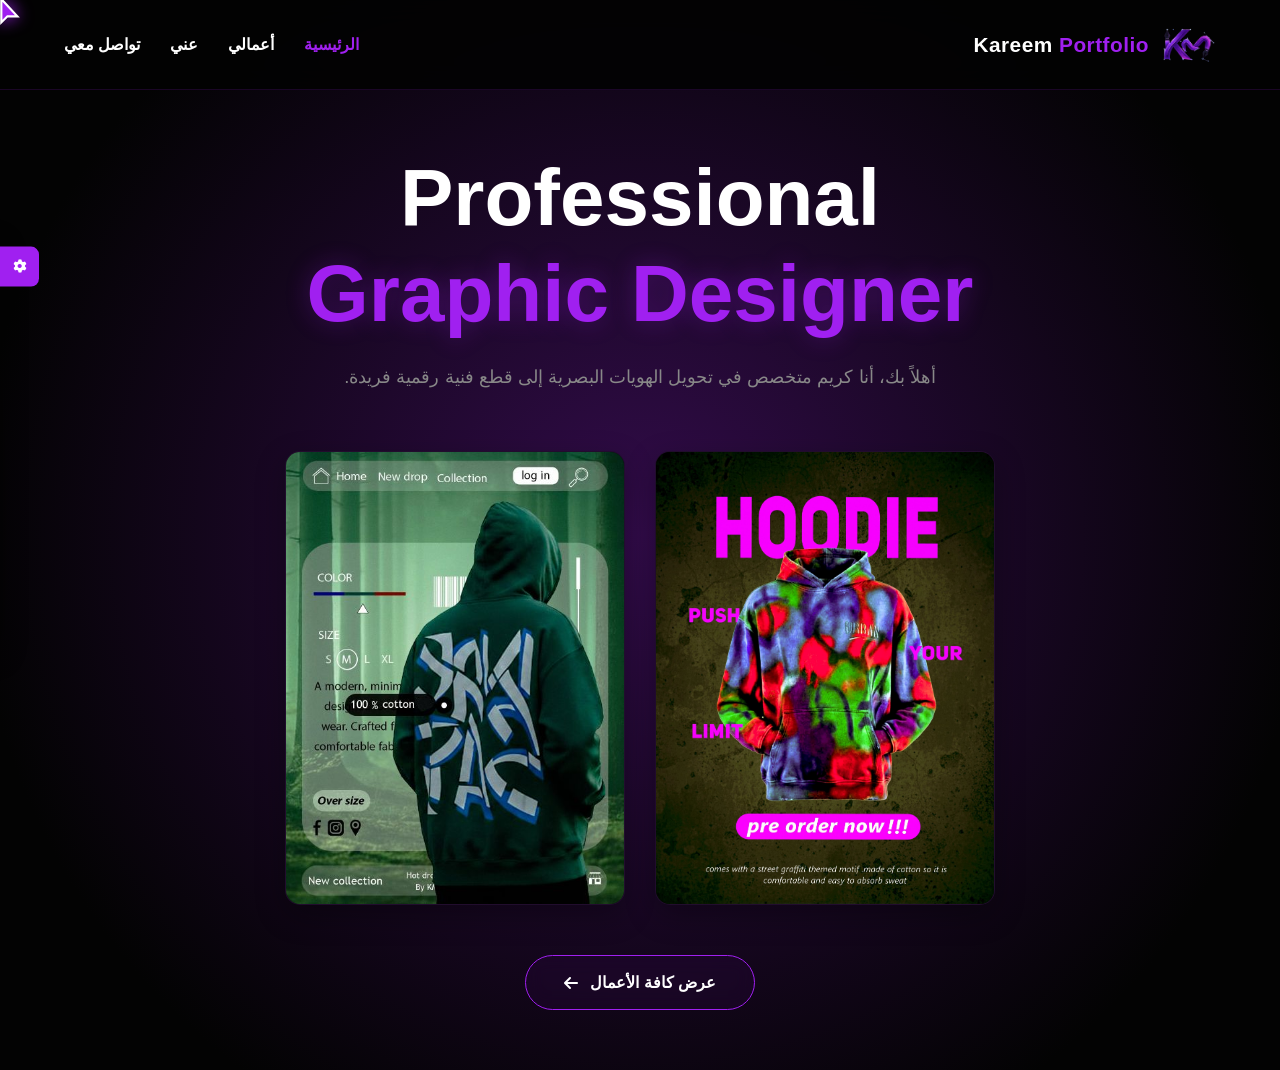
<file: index.html>
<!DOCTYPE html>
<html lang="ar" dir="rtl">
<head>
    <meta charset="UTF-8">
    <meta name="viewport" content="width=device-width, initial-scale=1.0">
    <title>Kareem Portfolio | Creative Designer</title>
    
    <link rel="icon" type="image/png" sizes="192x192" href="./LAST/logo.png?v=2.0">
    <link rel="icon" type="image/png" sizes="96x96" href="./LAST/logo.png?v=2.0">
    <link rel="icon" type="image/png" sizes="48x48" href="./LAST/logo.png?v=2.0">
    <link rel="icon" type="image/png" sizes="32x32" href="./LAST/logo.png?v=2.0">
    <link rel="shortcut icon" type="image/x-icon" href="./LAST/logo.png?v=2.0">
    <link rel="apple-touch-icon" sizes="180x180" href="./LAST/logo.png?v=2.0">

    <link href="https://unpkg.com/aos@2.3.1/dist/aos.css" rel="stylesheet">
    <link rel="stylesheet" href="https://cdnjs.cloudflare.com/ajax/libs/font-awesome/6.4.0/css/all.min.css">

    <style>
        /* المتغيرات الأساسية (الوضع الداكن هو الافتراضي) */
        :root {
            --bg: #030303;
            --primary: #a020f0;
            --primary-glow: rgba(160, 32, 240, 0.3);
            --text-main: #ffffff;
            --text-dim: #888;
            --nav-bg: rgba(3, 3, 3, 0.9);
            --nav-height: 90px; 
            --card-bg: #0a0a0a;
        }

        /* متغيرات الوضع الفاتح */
        [data-theme="light"] {
            --bg: #f5f5f5;
            --text-main: #1a1a1a;
            --text-dim: #555;
            --nav-bg: rgba(245, 245, 245, 0.9);
            --card-bg: #ffffff;
        }

        /* وضع التركيز (Focus Mode) المطور */
        body.focus-active .showcase-container, 
        body.focus-active nav, 
        body.focus-active .btn-container,
        body.focus-active .hero p {
            opacity: 0.08;
            filter: blur(8px);
            pointer-events: none;
        }
        body.focus-active .hero h1 { transform: scale(1.05); }

        * { margin: 0; padding: 0; box-sizing: border-box; transition: background-color 0.3s, color 0.3s, border-color 0.3s; }
        
        @media (min-width: 1025px) {
            html.custom-cursor-active, html.custom-cursor-active * { cursor: none !important; }
        }

        body {
            background-color: var(--bg);
            color: var(--text-main);
            font-family: 'Segoe UI', Tahoma, sans-serif;
            line-height: 1.6;
            overflow-x: hidden;
        }

        /* --- الماوس المطور بسلاسة هاردوير --- */
        #cursor-container {
            position: fixed;
            top: 0; left: 0;
            pointer-events: none;
            z-index: 100000;
            display: none;
            will-change: transform;
        }
        .cursor-lens {
            width: 50px; height: 50px;
            border: 2px solid var(--primary);
            border-radius: 50%;
            mix-blend-mode: difference;
            transform: translate(-50%, -50%); /* لضبط السنتر */
            box-shadow: 0 0 10px var(--primary-glow);
        }
        .cursor-arrow { 
            width: 35px; height: 35px; 
            filter: drop-shadow(0 0 8px var(--primary)); 
            transform: translate(-15%, -15%); /* لضبط السنتر مع السهم */
        }
        #cursor-path { fill: var(--primary); stroke: #fff; stroke-width: 1.5px; }

        /* --- ضبط هيدر الـ تباعد الحواف والمحاذاة --- */
        nav {
            height: var(--nav-height);
            padding: 0 5%; 
            display: flex;
            justify-content: space-between;
            align-items: center;
            position: fixed;
            width: 100%;
            z-index: 1000;
            background: var(--nav-bg);
            backdrop-filter: blur(15px);
            -webkit-backdrop-filter: blur(15px);
            border-bottom: 1px solid rgba(160, 32, 240, 0.15);
        }

        .logo-container { 
            display: flex; 
            align-items: center; 
            gap: 12px; 
            text-decoration: none;
        }
        
        .logo-img {
            display: block !important;
            height: 55px; 
            width: auto;
            max-width: 260px; 
            object-fit: contain;
        }

        .logo-text { 
            font-size: 1.3rem; 
            font-weight: 900; 
            color: var(--text-main); 
            letter-spacing: 0.5px;
            white-space: nowrap; 
        }

        .nav-links { display: flex; gap: 30px; list-style: none; }
        .nav-links a { color: var(--text-main); text-decoration: none; font-size: 1rem; font-weight: 600; transition: 0.3s; }
        .nav-links a:hover, .nav-links a.active { color: var(--primary); }

        .menu-toggle { display: none; font-size: 1.5rem; color: var(--primary); cursor: pointer; }

        /* --- الهيرو --- */
        .hero {
            min-height: 100vh;
            padding: calc(var(--nav-height) + 60px) 5% 60px;
            display: flex;
            flex-direction: column;
            align-items: center;
            justify-content: center;
            text-align: center;
            background: radial-gradient(circle at 50% 50%, var(--primary-glow) 0%, var(--bg) 80%);
        }
        .hero h1 { font-size: clamp(2.4rem, 7vw, 5rem); line-height: 1.2; max-width: 1000px; font-weight: 800; transition: transform 0.5s ease; }
        .highlight { color: var(--primary); text-shadow: 0 0 25px var(--primary-glow); }
        .hero p { color: var(--text-dim); max-width: 600px; margin: 20px auto; font-size: clamp(0.95rem, 2vw, 1.15rem); }

        /* --- معرض الأعمال الموزون لمنع التمدد المشوه --- */
        .showcase-container {
            display: grid;
            grid-template-columns: repeat(auto-fit, minmax(280px, 340px));
            justify-content: center;
            gap: 30px;
            width: 100%;
            max-width: 1100px;
            margin-top: 40px;
        }
        .neon-card {
            position: relative;
            border-radius: 15px;
            overflow: hidden;
            background: var(--card-bg);
            border: 1px solid rgba(160,32,240,0.15);
            aspect-ratio: 3/4;
            box-shadow: 0 10px 30px rgba(0,0,0,0.3);
            transition: transform 0.4s ease, border-color 0.4s ease, box-shadow 0.4s ease;
        }
        .neon-card img {
            width: 100%; height: 100%;
            object-fit: cover;
            transition: 0.6s cubic-bezier(0.4, 0, 0.2, 1);
        }
        .neon-card:hover {
            border-color: var(--primary);
            box-shadow: 0 10px 25px var(--primary-glow);
            transform: translateY(-5px);
        }
        .neon-card:hover img { transform: scale(1.05); filter: brightness(1.05); }

        /* --- الأزرار --- */
        .btn-container { margin-top: 50px; display: flex; justify-content: center; }
        .view-more-btn {
            position: relative; padding: 14px 38px;
            background: rgba(160, 32, 240, 0.05);
            border: 1px solid var(--primary);
            color: var(--text-main);
            text-decoration: none;
            font-weight: 600;
            border-radius: 50px;
            overflow: hidden;
            transition: 0.3s;
            backdrop-filter: blur(10px);
            display: flex; align-items: center; gap: 12px;
        }
        .view-more-btn:hover {
            background: var(--primary);
            box-shadow: 0 0 25px var(--primary);
            transform: translateY(-4px);
            color: #fff;
        }

        /* --- الإعدادات الجانبية --- */
        .settings-panel {
            position: fixed; left: -260px; top: 50%; transform: translateY(-50%);
            width: 260px; background: var(--card-bg); border: 1px solid var(--primary);
            padding: 20px; z-index: 10001; transition: left 0.4s cubic-bezier(0.4, 0, 0.2, 1); border-radius: 0 15px 15px 0;
            box-shadow: 0 0 25px rgba(0,0,0,0.5);
        }
        .settings-panel.active { left: 0; }
        #settingsToggle {
            position: absolute; right: -40px; top: 0; width: 40px; height: 40px;
            background: var(--primary); border: none; color: white; border-radius: 0 8px 8px 0;
            cursor: pointer; display: flex; align-items: center; justify-content: center;
        }
        .setting-row { margin-bottom: 15px; }
        .setting-btn {
            width: 100%; padding: 10px; background: rgba(160,32,240,0.08); 
            border: 1px solid rgba(160,32,240,0.3); color: var(--text-main);
            border-radius: 6px; cursor: pointer; font-size: 0.8rem; font-weight: 600;
            display: flex; justify-content: space-between; align-items: center;
        }
        .setting-btn:hover { background: rgba(160,32,240,0.15); border-color: var(--primary); }

        @media (max-width: 1024px) {
            .menu-toggle { display: block; }
            .nav-links {
                position: fixed; top: var(--nav-height); right: -100%; width: 75%; height: calc(100vh - var(--nav-height));
                background: var(--bg); flex-direction: column; padding: 40px 30px; transition: right 0.4s ease;
                border-left: 1px solid rgba(160, 32, 240, 0.2);
            }
            .nav-links.active { right: 0; }
            .showcase-container { grid-template-columns: 1fr; max-width: 320px; }
        }
    </style>
</head>
<body>

    <div id="cursor-container"></div>

    <div id="settingsPanel" class="settings-panel">
        <button id="settingsToggle"><i class="fas fa-cog"></i></button>
        <h4 style="color: var(--primary); margin-bottom: 15px; font-weight: 700;">تخصيص الواجهة</h4>
        
        <div class="setting-row">
            <label style="font-size: 0.75rem; color: var(--text-dim); display: block; margin-bottom: 4px;">النمط العام:</label>
            <button class="setting-btn" onclick="toggleTheme()">
                <span id="theme-text">الوضع الداكن</span>
                <i id="theme-icon" class="fas fa-moon"></i>
            </button>
        </div>

        <div class="setting-row">
            <label style="font-size: 0.75rem; color: var(--text-dim); display: block; margin-bottom: 4px;">وضع التركيز:</label>
            <button class="setting-btn" onclick="toggleFocusMode()">
                <span id="focus-text">تشغيل الوضع</span>
                <i class="fas fa-eye-slash"></i>
            </button>
        </div>

        <div class="setting-row">
            <label style="font-size: 0.75rem; color: var(--text-dim); display: block; margin-bottom: 4px;">لون الثيم:</label>
            <input type="color" id="fullColorPicker" style="width:100%; height:32px; border:none; background:none; cursor:pointer;" oninput="updateSiteColor(this.value)">
        </div>

        <div id="desktop-only-settings">
            <label style="font-size: 0.75rem; color: var(--text-dim); display: block; margin-bottom: 4px;">شكل الماوس:</label>
            <div onclick="setCursor('arrow')" style="cursor:pointer; padding:8px; background:rgba(160,32,240,0.05); margin-top:5px; border-radius:5px; font-size:0.8rem; font-weight:600;">سهم نيون</div>
            <div onclick="setCursor('lens')" style="cursor:pointer; padding:8px; background:rgba(160,32,240,0.05); margin-top:5px; border-radius:5px; font-size:0.8rem; font-weight:600;">عدسة عاكسة</div>
        </div>
    </div>

    <nav>
        <a href="index.html" class="logo-container">
            <img src="LAST/logo.png" alt="Kareem Logo" class="logo-img">
            <span class="logo-text">Kareem <span style="color: var(--primary);">Portfolio</span></span>
        </a>
        <div class="menu-toggle" id="mobile-menu-btn"><i class="fas fa-bars"></i></div>
        <ul class="nav-links" id="nav-menu">
            <li><a href="index.html" class="active">الرئيسية</a></li>
            <li><a href="works.html">أعمالي</a></li>
            <li><a href="about.html">عني</a></li>
            <li><a href="contact.html">تواصل معي</a></li>
        </ul>
    </nav>

    <section class="hero">
        <h1 data-aos="fade-up">Professional <br> <span class="highlight">Graphic Designer</span></h1>
        <p data-aos="fade-up" data-aos-delay="200">أهلاً بك، أنا كريم متخصص في تحويل الهويات البصرية إلى قطع فنية رقمية فريدة.</p>
        
        <div class="showcase-container">
            <div class="neon-card" data-aos="fade-up" data-aos-delay="300">
                <img src="LAST/hoodie design.jpg" alt="Work 1">
            </div>
            <div class="neon-card" data-aos="fade-up" data-aos-delay="400">
                <img src="LAST/Green HoOdy design 2.jpg" alt="Work 2">
            </div>
        </div>

        <div class="btn-container" data-aos="fade-up" data-aos-delay="500">
            <a href="works.html" class="view-more-btn">
                <span>عرض كافة الأعمال</span>
                <i class="fas fa-arrow-left"></i>
            </a>
        </div>
    </section>

    <script src="https://unpkg.com/aos@2.3.1/dist/aos.js"></script>
    <script>
        AOS.init({ duration: 800, once: true });

        const cursorContainer = document.getElementById('cursor-container');
        const navMenu = document.getElementById('nav-menu');
        const mobileMenuBtn = document.getElementById('mobile-menu-btn');
        const isMobile = window.matchMedia("(max-width: 1024px)").matches;

        mobileMenuBtn.onclick = () => {
            navMenu.classList.toggle('active');
            mobileMenuBtn.querySelector('i').classList.toggle('fa-bars');
            mobileMenuBtn.querySelector('i').classList.toggle('fa-times');
        };

        function toggleTheme() {
            const html = document.documentElement;
            const currentTheme = html.getAttribute('data-theme');
            const targetTheme = currentTheme === 'light' ? 'dark' : 'light';
            
            html.setAttribute('data-theme', targetTheme);
            localStorage.setItem('theme', targetTheme);
            updateThemeUI(targetTheme);
        }

        function updateThemeUI(theme) {
            const text = document.getElementById('theme-text');
            const icon = document.getElementById('theme-icon');
            if (theme === 'light') {
                text.innerText = "الوضع الفاتح";
                icon.className = "fas fa-sun";
            } else {
                text.innerText = "الوضع الداكن";
                icon.className = "fas fa-moon";
            }
        }

        // إصلاح منطق وضع التركيز الذكي بالكامل
        let isFocusEnabled = false;
        function toggleFocusMode() {
            isFocusEnabled = !isFocusEnabled;
            document.body.classList.toggle('focus-active');
            
            const focusText = document.getElementById('focus-text');
            if (isFocusEnabled) {
                focusText.innerText = "تعطيل الوضع";
            } else {
                focusText.innerText = "تشغيل الوضع";
            }
        }

        function updateSiteColor(color) {
            document.documentElement.style.setProperty('--primary', color);
            document.documentElement.style.setProperty('--primary-glow', color + '4d');
            localStorage.setItem('userThemeColor', color);
        }

        let currentCursorMode = localStorage.getItem('cursorMode') || 'arrow';

        function setCursor(mode) {
            if (isMobile) return;
            currentCursorMode = mode;
            localStorage.setItem('cursorMode', mode);
            document.documentElement.classList.add('custom-cursor-active');
            cursorContainer.style.display = 'block';
            renderCursor(mode);
        }

        function renderCursor(mode) {
            if (mode === 'lens') {
                cursorContainer.innerHTML = '<div class="cursor-lens"></div>';
            } else {
                cursorContainer.innerHTML = `<svg class="cursor-arrow" viewBox="0 0 24 24"><path id="cursor-path" d="M4.5 3V19L8.7 14.8H15.5L4.5 3Z" /></svg>`;
            }
        }

        // استخدام translate3d من أجل تفعيل الـ GPU لسلاسة فائقة بدون Stuttering
        if (!isMobile) {
            document.addEventListener('mousemove', (e) => {
                cursorContainer.style.transform = `translate3d(${e.clientX}px, ${e.clientY}px, 0)`;
            });
        }

        window.addEventListener('DOMContentLoaded', () => {
            const savedTheme = localStorage.getItem('theme') || 'dark';
            document.documentElement.setAttribute('data-theme', savedTheme);
            updateThemeUI(savedTheme);

            const savedColor = localStorage.getItem('userThemeColor');
            if (savedColor) {
                updateSiteColor(savedColor);
                if (document.getElementById('fullColorPicker')) {
                    document.getElementById('fullColorPicker').value = savedColor;
                }
            }
            
            setCursor(currentCursorMode);
        });

        document.getElementById('settingsToggle').onclick = () => document.getElementById('settingsPanel').classList.toggle('active');
    </script>
</body>
</html>
</file>
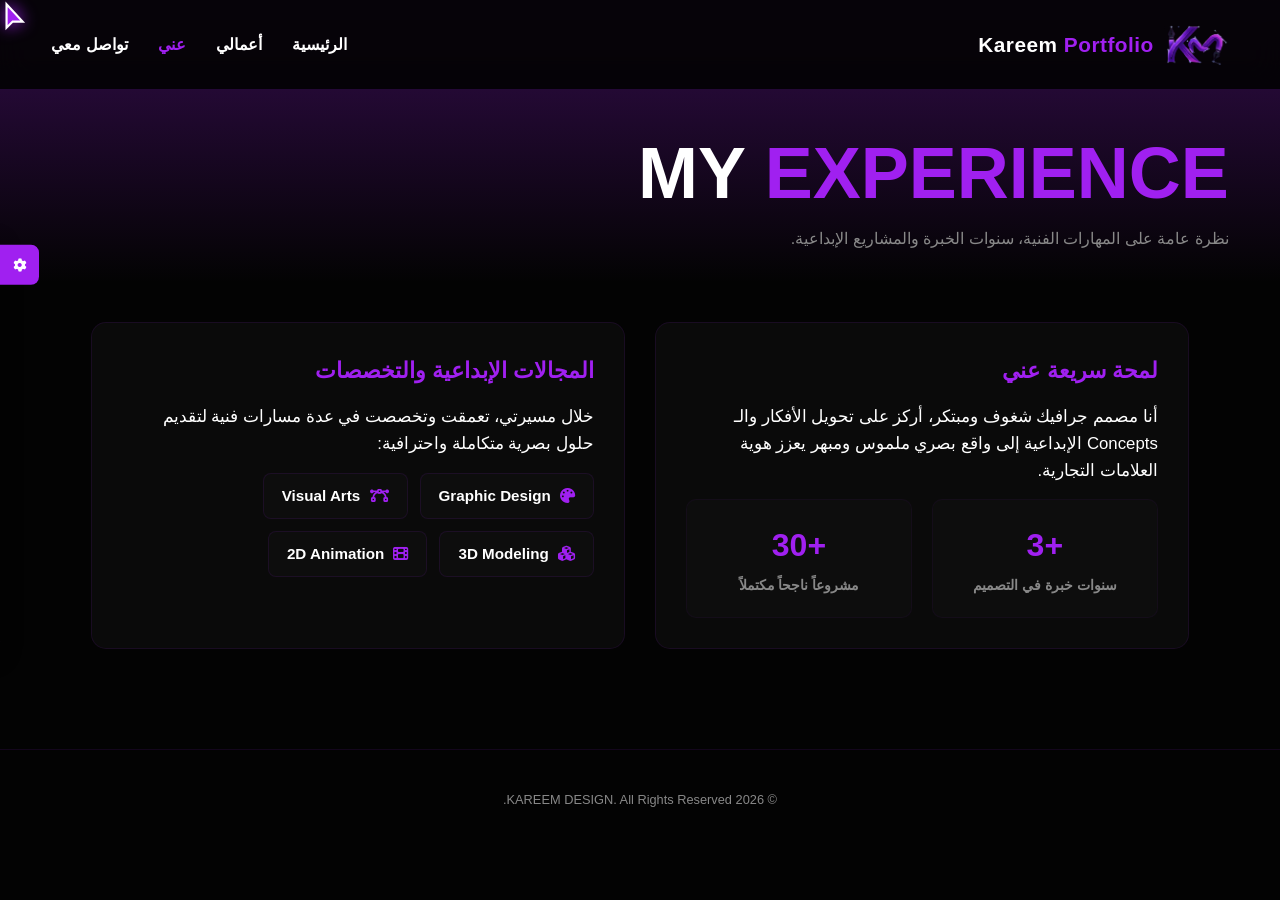
<file: about.html>
<!DOCTYPE html>
<html lang="ar" dir="rtl">
<head>
    <meta charset="UTF-8">
    <meta name="viewport" content="width=device-width, initial-scale=1.0">
    <title>Kareem Portfolio | Info Summary</title>
    
    <link rel="icon" type="image/png" sizes="192x192" href="./LAST/logo.png?v=2.0">
    <link rel="icon" type="image/png" sizes="96x96" href="./LAST/logo.png?v=2.0">
    <link rel="icon" type="image/png" sizes="48x48" href="./LAST/logo.png?v=2.0">
    <link rel="icon" type="image/png" sizes="32x32" href="./LAST/logo.png?v=2.0">
    <link rel="shortcut icon" type="image/x-icon" href="./LAST/logo.png?v=2.0">
    <link rel="apple-touch-icon" sizes="180x180" href="./LAST/logo.png?v=2.0">

    <link href="https://unpkg.com/aos@2.3.1/dist/aos.css" rel="stylesheet">
    <link rel="stylesheet" href="https://cdnjs.cloudflare.com/ajax/libs/font-awesome/6.4.0/css/all.min.css">

    <style>
        /* المتغيرات الأساسية (الوضع الداكن هو الافتراضي) */
        :root {
            --bg: #030303;
            --primary: #a020f0;
            --primary-glow: rgba(160, 32, 240, 0.3);
            --card-bg: #0a0a0a;
            --item-bg: #0d0d0d;
            --text-main: #ffffff;
            --text-dim: #888;
            --nav-bg: rgba(3, 3, 3, 0.9);
            --nav-height: 90px;
            --border-color: rgba(160, 32, 240, 0.1);
        }

        /* متغيرات الوضع الفاتح */
        [data-theme="light"] {
            --bg: #f5f5f5;
            --text-main: #1a1a1a;
            --text-dim: #555;
            --nav-bg: rgba(245, 245, 245, 0.9);
            --card-bg: #ffffff;
            --item-bg: #eeeeee;
            --border-color: #dddddd;
        }

        /* --- وضع التركيز المطور (Focus Mode) --- */
        body.focus-active .contact-header, 
        body.focus-active footer,
        body.focus-active nav,
        body.focus-active .settings-panel {
            opacity: 0.05;
            filter: blur(8px);
            pointer-events: none;
        }
        body.focus-active .info-summary-section { 
            border-color: var(--primary); 
            box-shadow: 0 0 35px var(--primary-glow);
        }

        * { margin: 0; padding: 0; box-sizing: border-box; transition: background-color 0.3s, color 0.3s, border-color 0.3s; }
        
        @media (min-width: 1025px) {
            html.custom-cursor-active, html.custom-cursor-active * { cursor: none !important; }
        }

        body {
            background-color: var(--bg);
            color: var(--text-main);
            font-family: 'Segoe UI', Tahoma, sans-serif;
            line-height: 1.6;
            overflow-x: hidden;
        }

        /* --- المؤشر الموحد بدقة --- */
        #cursor-container {
            position: fixed;
            top: 0; left: 0;
            pointer-events: none;
            z-index: 100000;
            transition: transform 0.08s ease-out;
            display: none;
        }
        .cursor-lens {
            width: 50px; height: 50px;
            border: 2px solid var(--text-main);
            border-radius: 50%;
            mix-blend-mode: difference;
        }
        .cursor-arrow { width: 35px; height: 35px; filter: drop-shadow(0 0 8px var(--primary)); }
        #cursor-path { fill: var(--primary); stroke: #fff; stroke-width: 1.5px; }

        /* --- شريط التنقل الموحد --- */
        nav {
            height: var(--nav-height);
            padding: 0 4%; 
            display: flex;
            justify-content: space-between;
            align-items: center;
            position: fixed;
            width: 100%;
            z-index: 1000;
            background: var(--nav-bg);
            backdrop-filter: blur(15px);
            border-bottom: 1px solid rgba(160, 32, 240, 0.2);
        }

        .logo-container { 
            display: flex; 
            align-items: center; 
            gap: 10px; 
            text-decoration: none;
        }
        
        .logo-img {
            display: block !important;
            height: 65px; 
            width: auto;
            max-width: 260px; 
            object-fit: contain;
        }

        .logo-text { 
            font-size: 1.3rem; 
            font-weight: 900; 
            color: var(--text-main); 
            letter-spacing: 0.5px;
            white-space: nowrap; 
        }

        .nav-links { display: flex; gap: 30px; list-style: none; }
        .nav-links a { color: var(--text-main); text-decoration: none; font-size: 1rem; font-weight: 600; transition: 0.3s; }
        .nav-links a:hover, .nav-links a.active { color: var(--primary); }

        .menu-toggle { display: none; font-size: 1.5rem; color: var(--primary); cursor: pointer; }

        /* --- الهيدر --- */
        .contact-header { 
            padding: calc(var(--nav-height) + 40px) 4% 30px; 
            text-align: right;
            background: linear-gradient(to bottom, var(--primary-glow) 0%, var(--bg) 100%);
        }
        .contact-header h1 { font-size: clamp(2.5rem, 7vw, 4.5rem); font-weight: 900; line-height: 1.2; }

        /* --- قسم معلومات الأداء والخبرة --- */
        .info-summary-section { padding: 40px 4% 100px; width: 100%; max-width: 1200px; margin: 0 auto; display: grid; grid-template-columns: 1fr 1fr; gap: 30px; }
        .info-block { background: var(--card-bg); border: 1px solid var(--border-color); border-radius: 15px; padding: 30px; }
        .info-block h2 { font-size: 1.4rem; color: var(--primary); margin-bottom: 15px; font-weight: 800; }
        .info-block p { color: var(--text-main); font-size: 1.05rem; margin-bottom: 10px; }
        
        .stats-grid { display: grid; grid-template-columns: 1fr 1fr; gap: 20px; margin-top: 15px; }
        .stat-box { background: var(--item-bg); border-radius: 10px; padding: 20px; text-align: center; border: 1px solid rgba(160, 32, 240, 0.05); }
        .stat-box .num { font-size: 2rem; font-weight: 900; color: var(--primary); display: block; }
        .stat-box .lbl { font-size: 0.85rem; color: var(--text-dim); font-weight: 600; }

        .fields-tags { display: flex; flex-wrap: wrap; gap: 12px; margin-top: 15px; }
        .field-tag { background: var(--item-bg); color: var(--text-main); padding: 10px 18px; border-radius: 8px; font-size: 0.95rem; font-weight: 600; border: 1px solid var(--border-color); }

        /* --- لوحة التحكم الموحدة --- */
        .settings-panel { position: fixed; left: -260px; top: 50%; transform: translateY(-50%); width: 260px; background: var(--card-bg); border: 1px solid var(--primary); padding: 20px; z-index: 10001; transition: 0.4s; border-radius: 0 15px 15px 0; box-shadow: 0 0 20px rgba(0,0,0,0.5); }
        .settings-panel.active { left: 0; }
        #settingsToggle { position: absolute; right: -40px; top: 0; width: 40px; height: 40px; background: var(--primary); border: none; color: white; border-radius: 0 8px 8px 0; cursor: pointer; }
        .setting-row { margin-bottom: 15px; }
        .setting-btn { width: 100%; padding: 8px; background: rgba(160,32,240,0.1); border: 1px solid var(--primary); color: var(--text-main); border-radius: 5px; cursor: pointer; display: flex; justify-content: space-between; align-items: center; font-size: 0.8rem; }

        @media (max-width: 1024px) {
            .menu-toggle { display: block; }
            .nav-links { position: fixed; top: var(--nav-height); right: -100%; width: 80%; height: 100vh; background: var(--bg); flex-direction: column; padding: 50px 30px; transition: 0.4s; border-left: 1px solid var(--primary); }
            .nav-links.active { right: 0; }
            .contact-header { text-align: center; }
            .info-summary-section { grid-template-columns: 1fr; }
        }

        footer { padding: 40px; text-align: center; color: var(--text-dim); font-size: 0.8rem; border-top: 1px solid var(--border-color); }
    </style>
</head>
<body>

    <div id="cursor-container"></div>

    <div id="settingsPanel" class="settings-panel">
        <button id="settingsToggle"><i class="fas fa-cog"></i></button>
        <h4 style="color: var(--primary); margin-bottom: 15px;">تخصيص الواجهة</h4>
        
        <div class="setting-row">
            <label style="font-size: 0.75rem; color: var(--text-dim);">النمط العام:</label>
            <button class="setting-btn" onclick="toggleTheme()">
                <span id="theme-text">الوضع الداكن</span>
                <i id="theme-icon" class="fas fa-moon"></i>
            </button>
        </div>

        <div class="setting-row">
            <label style="font-size: 0.75rem; color: var(--text-dim);">وضع التركيز:</label>
            <button class="setting-btn" onclick="toggleFocusMode()">
                <span id="focus-status">تشغيل الوضع</span>
                <i class="fas fa-eye-slash"></i>
            </button>
        </div>

        <div class="setting-row">
            <label style="font-size: 0.75rem; color: var(--text-dim);">لون الثيم:</label>
            <input type="color" id="fullColorPicker" style="width:100%; height:30px; border:none; background:none; cursor:pointer;" oninput="updateSiteColor(this.value)">
        </div>
        
        <div id="desktop-only-settings">
            <label style="font-size: 0.75rem; color: var(--text-dim);">شكل الماوس:</label>
            <div onclick="setCursor('arrow')" style="cursor:pointer; padding:8px; background:rgba(160,32,240,0.05); margin-top:5px; border-radius:5px; font-size:0.8rem;">سهم نيون</div>
            <div onclick="setCursor('lens')" style="cursor:pointer; padding:8px; background:rgba(160,32,240,0.05); margin-top:5px; border-radius:5px; font-size:0.8rem;">عدسة عاكسة</div>
        </div>
    </div>

    <nav>
        <a href="index.html" class="logo-container">
            <img src="LAST/logo.png" alt="Kareem Logo" class="logo-img">
            <span class="logo-text">Kareem <span style="color: var(--primary);">Portfolio</span></span>
        </a>
        <div class="menu-toggle" id="mobile-menu-btn"><i class="fas fa-bars"></i></div>
        <ul class="nav-links" id="nav-menu">
            <li><a href="index.html">الرئيسية</a></li>
            <li><a href="works.html">أعمالي</a></li>
            <li><a href="about.html" class="active">عني</a></li>
            <li><a href="contact.html">تواصل معي</a></li>
        </ul>
    </nav>

    <header class="contact-header">
        <h1 data-aos="fade-left">MY <span style="color: var(--primary);">EXPERIENCE</span></h1>
        <p style="color: var(--text-dim); margin-top: 10px;">نظرة عامة على المهارات الفنية، سنوات الخبرة والمشاريع الإبداعية.</p>
    </header>

    <section class="info-summary-section" data-aos="fade-up">
        <div class="info-block">
            <h2>لمحة سريعة عني</h2>
            <p>أنا مصمم جرافيك شغوف ومبتكر، أركز على تحويل الأفكار والـ Concepts الإبداعية إلى واقع بصري ملموس ومبهر يعزز هوية العلامات التجارية.</p>
            <div class="stats-grid">
                <div class="stat-box">
                    <span class="num">+3</span>
                    <span class="lbl">سنوات خبرة في التصميم</span>
                </div>
                <div class="stat-box">
                    <span class="num">+30</span>
                    <span class="lbl">مشروعاً ناجحاً مكتملاً</span>
                </div>
            </div>
        </div>

        <div class="info-block">
            <h2>المجالات الإبداعية والتخصصات</h2>
            <p>خلال مسيرتي، تعمقت وتخصصت في عدة مسارات فنية لتقديم حلول بصرية متكاملة واحترافية:</p>
            <div class="fields-tags">
                <div class="field-tag"><i class="fas fa-palette" style="margin-left: 5px; color: var(--primary);"></i> Graphic Design</div>
                <div class="field-tag"><i class="fas fa-bezier-curve" style="margin-left: 5px; color: var(--primary);"></i> Visual Arts</div>
                <div class="field-tag"><i class="fas fa-cubes" style="margin-left: 5px; color: var(--primary);"></i> 3D Modeling</div>
                <div class="field-tag"><i class="fas fa-film" style="margin-left: 5px; color: var(--primary);"></i> 2D Animation</div>
            </div>
        </div>
    </section>

    <footer><p>© 2026 KAREEM DESIGN. All Rights Reserved.</p></footer>

    <script src="https://unpkg.com/aos@2.3.1/dist/aos.js"></script>
    <script>
        AOS.init({ duration: 800, once: true });

        function toggleTheme() {
            const html = document.documentElement;
            const currentTheme = html.getAttribute('data-theme');
            const targetTheme = currentTheme === 'light' ? 'dark' : 'light';
            html.setAttribute('data-theme', targetTheme);
            localStorage.setItem('theme', targetTheme);
            updateThemeUI(targetTheme);
        }

        function updateThemeUI(theme) {
            const text = document.getElementById('theme-text');
            const icon = document.getElementById('theme-icon');
            if (theme === 'light') {
                if(text) text.innerText = "الوضع الفاتح";
                if(icon) icon.className = "fas fa-sun";
            } else {
                if(text) text.innerText = "الوضع الداكن";
                if(icon) icon.className = "fas fa-moon";
            }
        }

        let isFocusActive = false;
        function toggleFocusMode() {
            isFocusActive = !isFocusActive;
            document.body.classList.toggle('focus-active');
            const statusText = document.getElementById('focus-status');
            statusText.innerText = isFocusActive ? "إلغاء وضع التركيز" : "تشغيل الوضع";
            
            if(isFocusActive) {
                const escHandler = (e) => {
                    if (e.key === 'Escape') {
                        toggleFocusMode();
                        document.removeEventListener('keydown', escHandler);
                    }
                };
                document.addEventListener('keydown', escHandler);
            }
        }

        function updateSiteColor(color) {
            document.documentElement.style.setProperty('--primary', color);
            document.documentElement.style.setProperty('--primary-glow', color + '4d');
            localStorage.setItem('userThemeColor', color);
        }

        let currentCursorMode = localStorage.getItem('cursorMode') || 'arrow';
        const cursorContainer = document.getElementById('cursor-container');
        const isMobile = window.matchMedia("(max-width: 1024px)").matches;

        function setCursor(mode) {
            if (isMobile) return;
            currentCursorMode = mode;
            localStorage.setItem('cursorMode', mode);
            document.documentElement.classList.add('custom-cursor-active');
            cursorContainer.style.display = 'block';
            renderCursor(mode);
        }

        function renderCursor(mode) {
            if (mode === 'lens') {
                cursorContainer.innerHTML = '<div class="cursor-lens"></div>';
            } else {
                cursorContainer.innerHTML = `<svg class="cursor-arrow" viewBox="0 0 24 24"><path id="cursor-path" d="M4.5 3V19L8.7 14.8H15.5L4.5 3Z" /></svg>`;
            }
        }

        if (!isMobile) {
            document.addEventListener('mousemove', (e) => {
                cursorContainer.style.transform = `translate(${e.clientX}px, ${e.clientY}px)`;
            });
        }

        window.addEventListener('DOMContentLoaded', () => {
            const savedTheme = localStorage.getItem('theme') || 'dark';
            document.documentElement.setAttribute('data-theme', savedTheme);
            updateThemeUI(savedTheme);

            const savedColor = localStorage.getItem('userThemeColor');
            if (savedColor) {
                updateSiteColor(savedColor);
                if(document.getElementById('fullColorPicker')) document.getElementById('fullColorPicker').value = savedColor;
            }
            
            setCursor(currentCursorMode);
        });

        document.getElementById('settingsToggle').onclick = () => document.getElementById('settingsPanel').classList.toggle('active');
        document.getElementById('mobile-menu-btn').onclick = () => {
            document.getElementById('nav-menu').classList.toggle('active');
        };
    </script>
</body>
</html>
</file>
